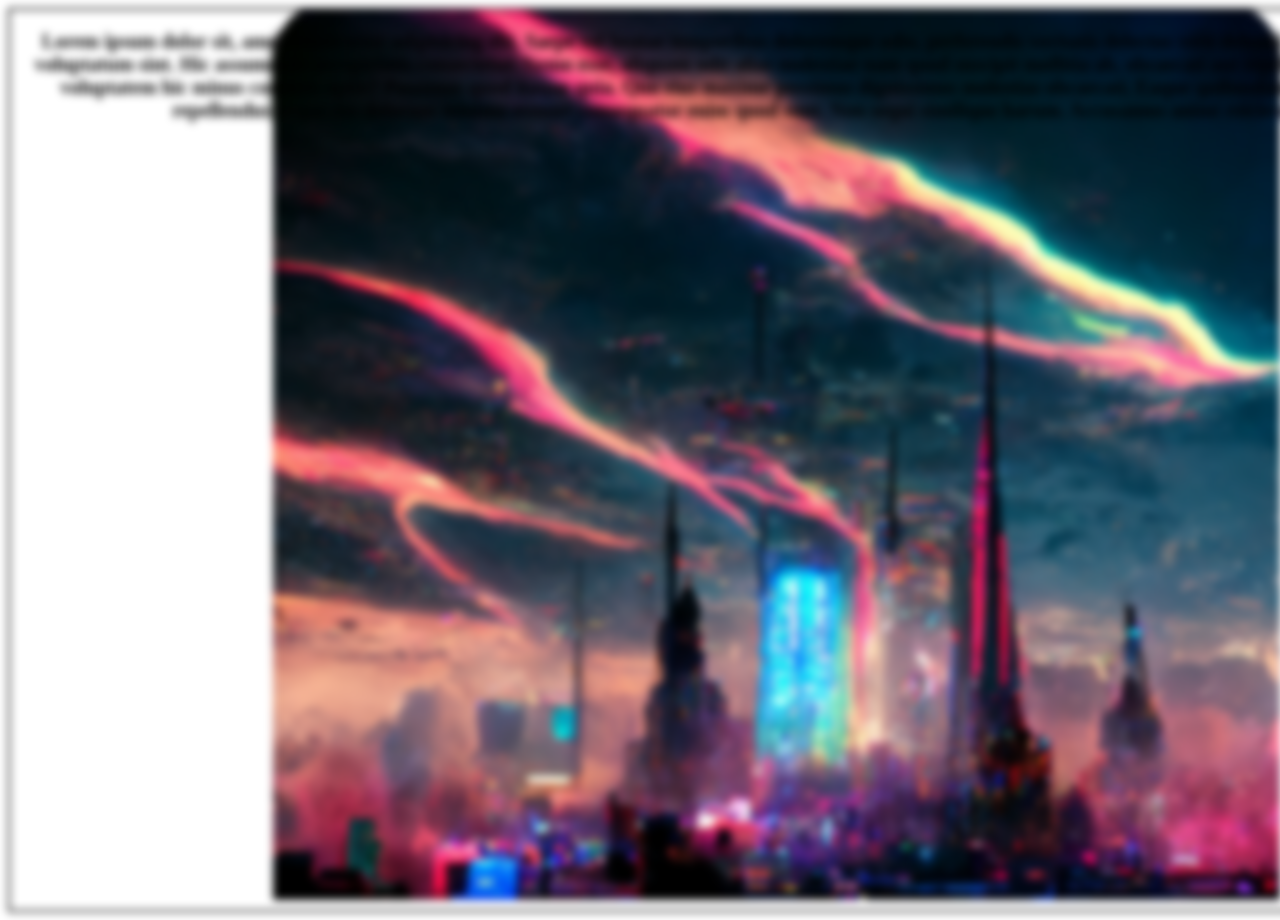
<file: index.html>
<!DOCTYPE html>
<html lang="en">
<head>
    <meta charset="UTF-8">
    <meta name="viewport" content="width=device-width, initial-scale=1.0">
    <title>Document</title>
    <link rel="stylesheet" href="style.css">
</head>
<body>
    <div class="container">
        <p>Lorem ipsum dolor sit, amet consectetur adipisicing elit. Saepe vel beatae temporibus doloremque odio, perferendis veritatis delectus vero deleniti ea, corporis rerum quisquam nulla officiis exercitationem voluptatum sint. Hic assumenda perspiciatis consectetur. Nemo esse, aliquam odit alias molestiae nam quod suscipit mollitia ab, obcaecati aut repellat eius laboriosam, officiis voluptate recusandae excepturi voluptatem hic minus corporis optio? Possimus quod itaque quia. Quo eius maxime possimus dignissimos molestias obcaecati. Eaque quibusdam fugit at eius quas iste voluptatibus, tempora doloribus, repellendus neque eos dolorum minima eveniet consequatur enim quod sunt. Non sequi similique harum. Accusamus animi reiciendis maxime doloribus voluptatum saepe in.</p>
    </div>
</body>
</html>
</file>
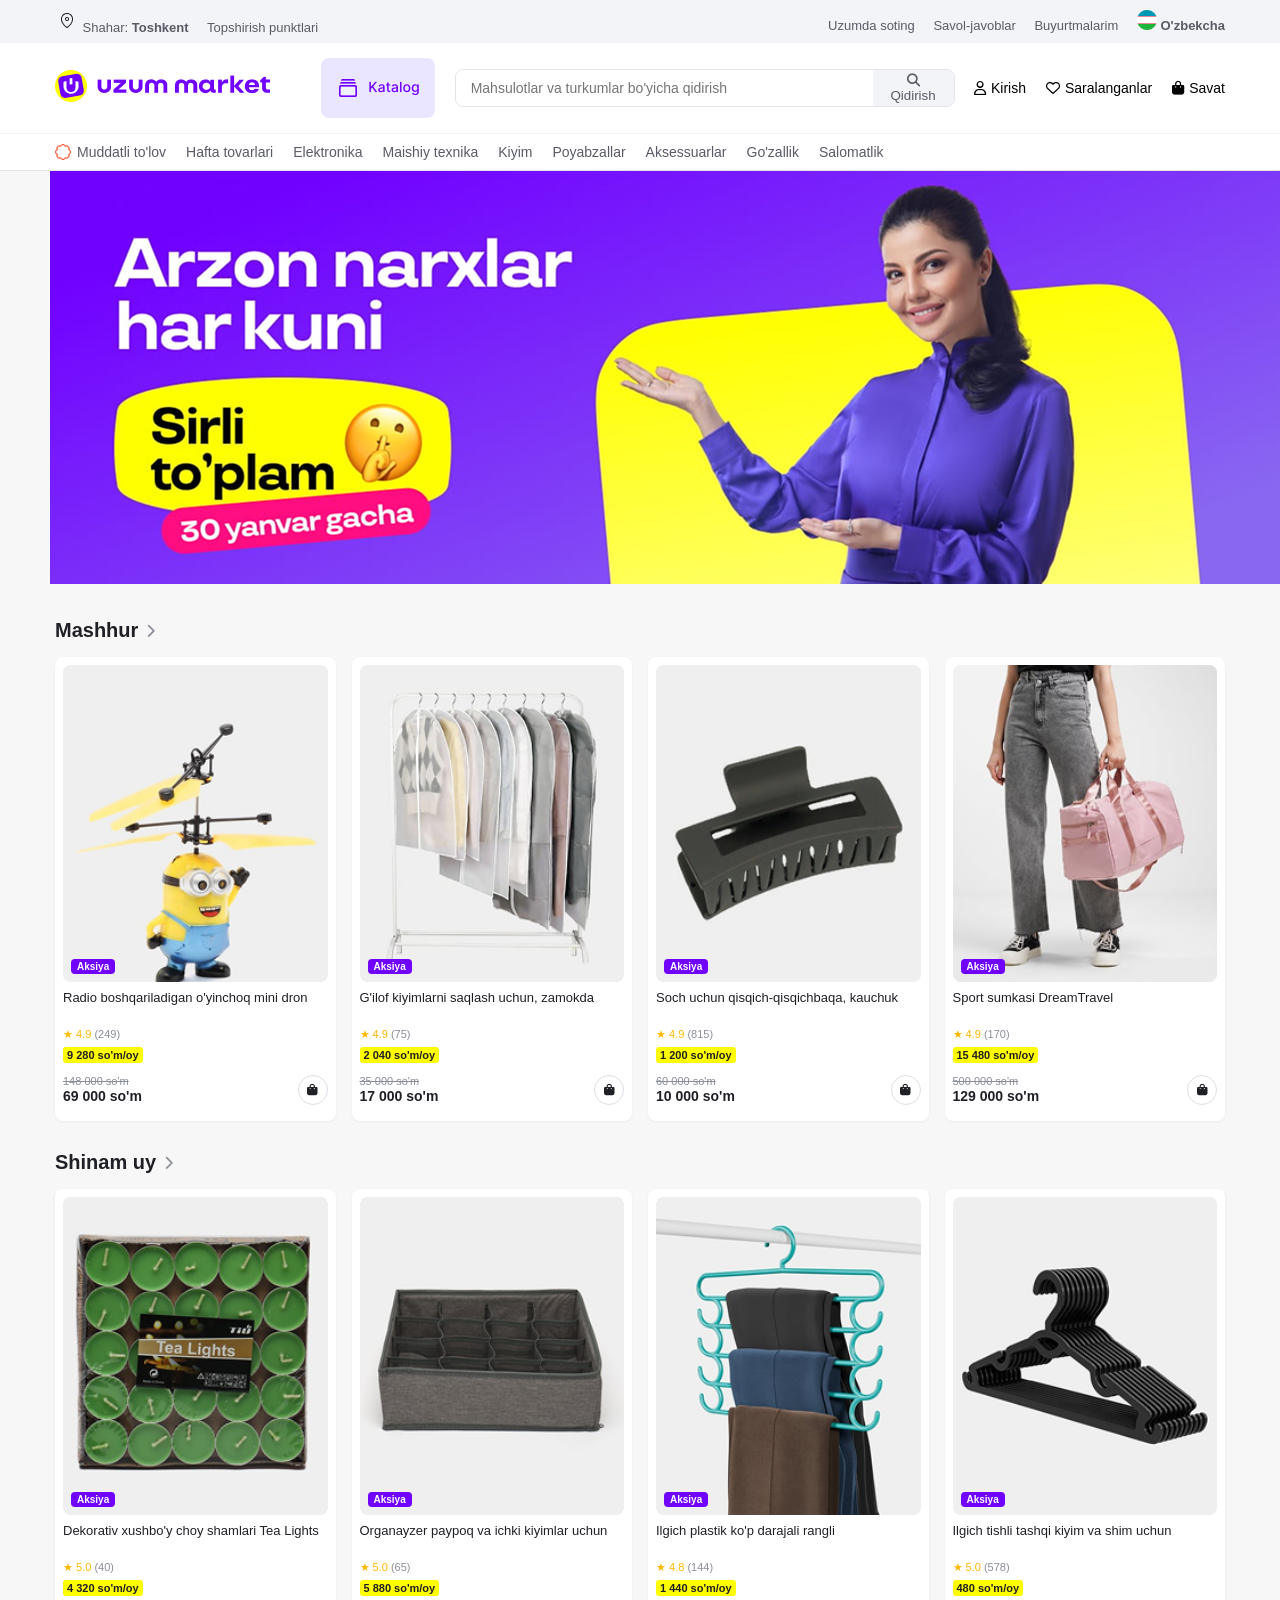
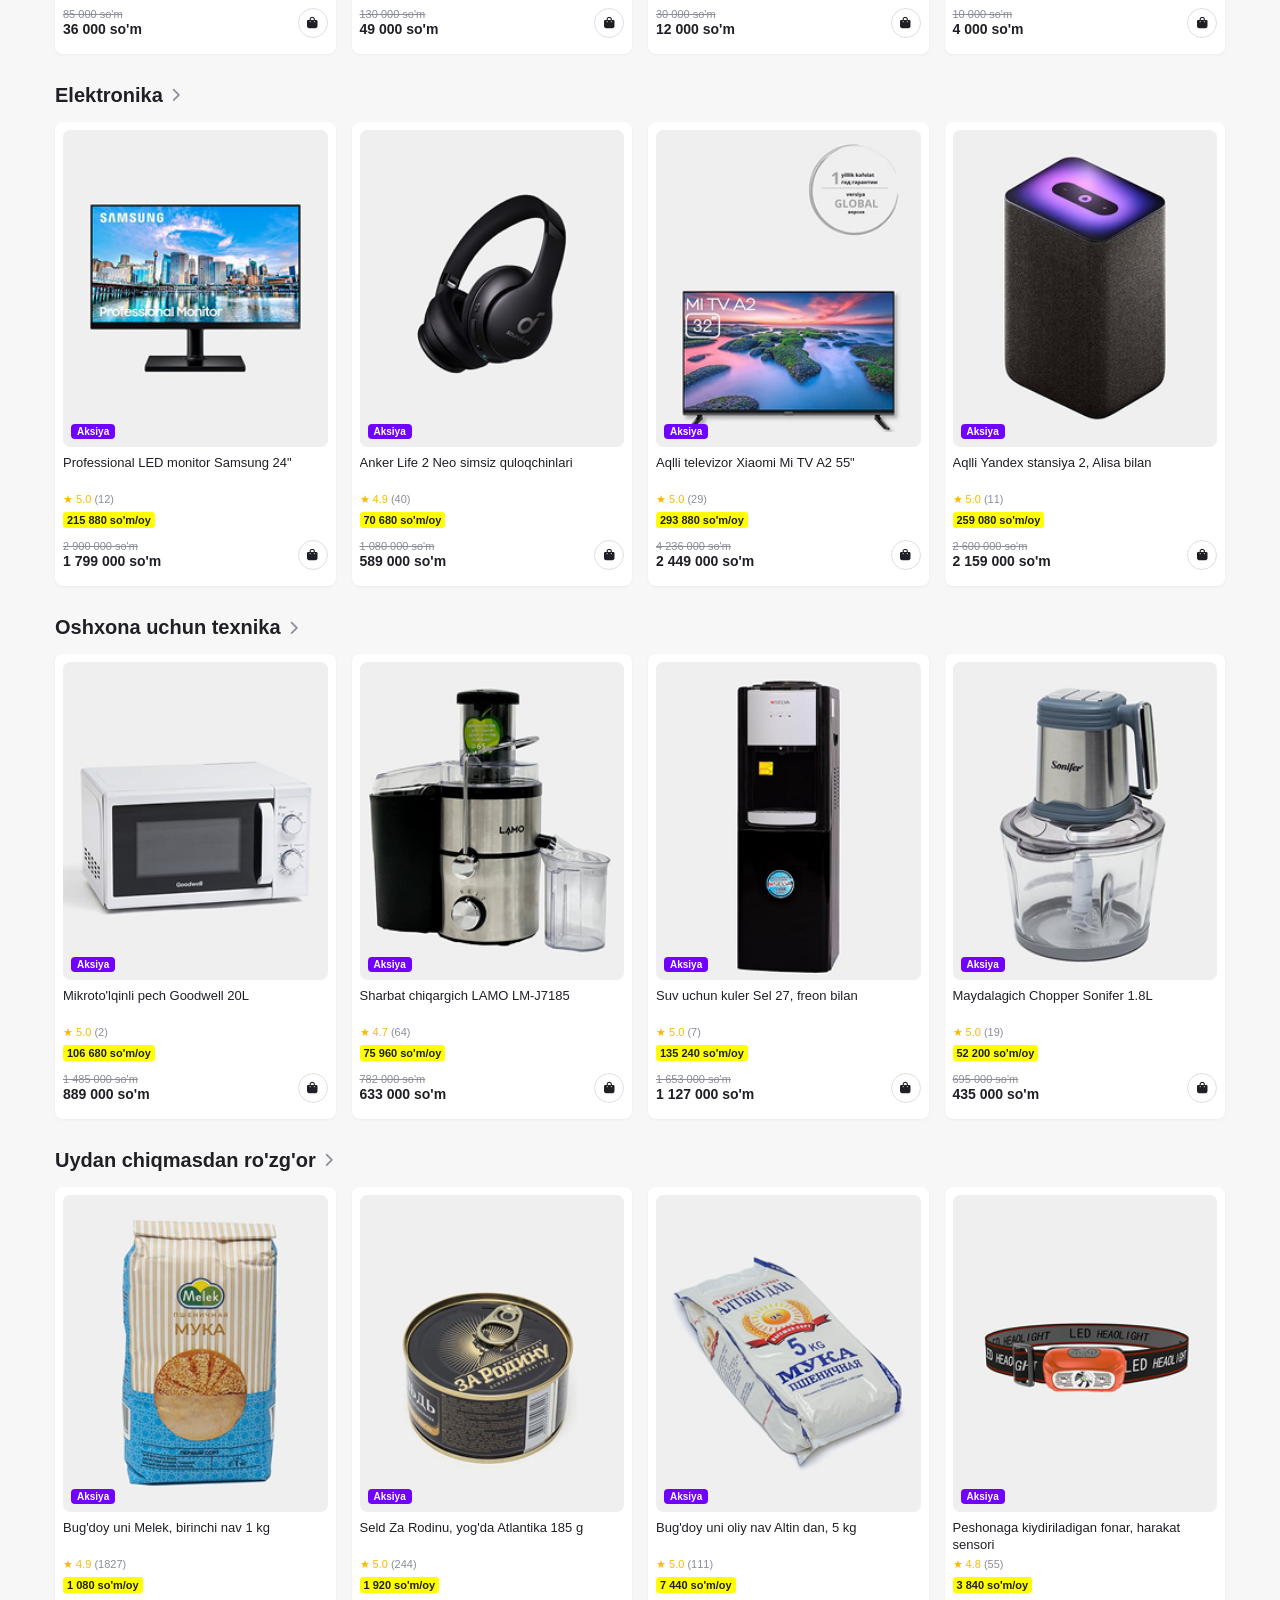
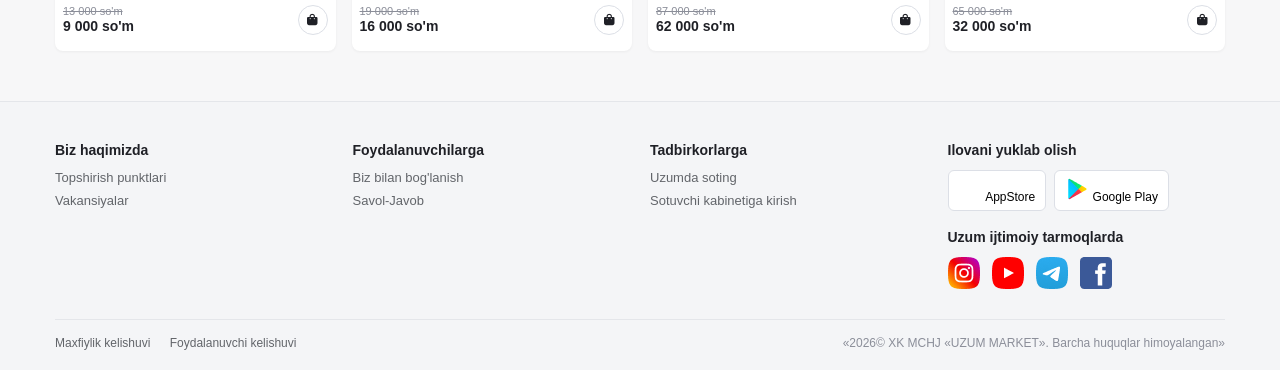
<file: practise/index.html>
<!DOCTYPE html>
<html lang="uz">
<head>
  <meta charset="UTF-8">
  <meta name="viewport" content="width=device-width, initial-scale=1.0">
  <title>Uzum Market - To'liq Katalog</title>
  <link rel="stylesheet" href="style.css">
  <link rel="stylesheet" href="https://cdnjs.cloudflare.com/ajax/libs/font-awesome/6.4.0/css/all.min.css">
</head>
<body>

  <header class="header">
    <div class="top-bar">
      <div class="container top-bar-container">
        <div class="location">
          <span> <img src="./imagess/SVG (3).png" alt="Location"> Shahar: <strong>Toshkent</strong></span>
          <span>Topshirish punktlari</span>
        </div>
        <div class="top-bar-info">
          <span>Uzumda soting</span>
          <span>Savol-javoblar</span>
          <span>Buyurtmalarim</span>
          <span class="lang">
            <img src="./imagess/SVG.png" alt="flag">  O'zbekcha
          </span>
        </div>
      </div>
    </div>

    <div class="main-header">
      <div class="container main-header-container">
        <a href="#" class="logo">
          <img src="./imagess/div.middle-header-main-logo.png" alt="Uzum Logo">
        </a>

        <button class="catalog-btn">
          <img src="./imagess/div.slot.png" alt="katalog">
        </button>

        <div class="search-box">
          <input type="text" placeholder="Mahsulotlar va turkumlar bo'yicha qidirish">
          <button class="search-btn"><i class="fa-solid fa-magnifying-glass"></i> Qidirish</button>
        </div>

        <div class="user-actions">
          <div class="action-item">
            <span class="icon"><i class="fa-regular fa-user"></i></span>
            <span>Kirish</span>
          </div>
          <div class="action-item">
            <span class="icon"><i class="fa-regular fa-heart"></i></span>
            <span>Saralanganlar</span>
          </div>
          <div class="action-item">
            <span class="icon"><i class="fa-solid fa-bag-shopping"></i></span>
            <span>Savat</span>
          </div>
        </div>
      </div>
    </div>
      <nav class="categories-nav">
      <div class="container categories-container">
        <a href="#">
          <img src="./imagess/union.png.png" alt="to'lov">
          Muddatli to'lov</a>
        <a href="#">Hafta tovarlari</a>
        <a href="#">Elektronika</a>
        <a href="#">Maishiy texnika</a>
        <a href="#">Kiyim</a>
        <a href="#">Poyabzallar</a>
        <a href="#">Aksessuarlar</a>
        <a href="#">Go'zallik</a>
        <a href="#">Salomatlik</a>
      </div>
    </nav>
    <img class="banner" src="./imagess/main_page_banner.jpg.png" alt="Main Banner">
  </header>

  <main class="container">

    <section class="section">
      <h2 class="section-title">Mashhur <i class="fa-solid fa-chevron-right"></i></h2>
      <div class="product-grid">
        <div class="product-card"><div class="card-image"><img src="./imagess/t_product_540_high.jpg.png" alt=""><span class="badge">Aksiya</span></div><div class="card-body"><p class="product-title">Radio boshqariladigan o'yinchoq mini dron</p><div class="rating"><span class="star">★ 4.9</span> (249)</div><div class="monthly-price">9 280 so'm/oy</div><div class="card-footer"><div class="price-box"><span class="old-price">148 000 so'm</span><span class="current-price">69 000 so'm</span></div><button class="cart-btn"><i class="fa-solid fa-bag-shopping"></i></button></div></div></div>
        <div class="product-card"><div class="card-image"><img src="./imagess/t_product_540_high.jpg (1).png" alt=""><span class="badge">Aksiya</span></div><div class="card-body"><p class="product-title">G'ilof kiyimlarni saqlash uchun, zamokda</p><div class="rating"><span class="star">★ 4.9</span> (75)</div><div class="monthly-price">2 040 so'm/oy</div><div class="card-footer"><div class="price-box"><span class="old-price">35 000 so'm</span><span class="current-price">17 000 so'm</span></div><button class="cart-btn"><i class="fa-solid fa-bag-shopping"></i></button></div></div></div>
        <div class="product-card"><div class="card-image"><img src="./imagess/t_product_540_high.jpg (2).png" alt=""><span class="badge">Aksiya</span></div><div class="card-body"><p class="product-title">Soch uchun qisqich-qisqichbaqa, kauchuk</p><div class="rating"><span class="star">★ 4.9</span> (815)</div><div class="monthly-price">1 200 so'm/oy</div><div class="card-footer"><div class="price-box"><span class="old-price">60 000 so'm</span><span class="current-price">10 000 so'm</span></div><button class="cart-btn"><i class="fa-solid fa-bag-shopping"></i></button></div></div></div>
        <div class="product-card"><div class="card-image"><img src="./imagess/t_product_540_high.jpg (3).png" alt=""><span class="badge">Aksiya</span></div><div class="card-body"><p class="product-title">Sport sumkasi DreamTravel</p><div class="rating"><span class="star">★ 4.9</span> (170)</div><div class="monthly-price">15 480 so'm/oy</div><div class="card-footer"><div class="price-box"><span class="old-price">500 000 so'm</span><span class="current-price">129 000 so'm</span></div><button class="cart-btn"><i class="fa-solid fa-bag-shopping"></i></button></div></div></div>
      </div>
    </section>

    
    <section class="section">
      <h2 class="section-title">Shinam uy <i class="fa-solid fa-chevron-right"></i></h2>
      <div class="product-grid">
        <div class="product-card"><div class="card-image"><img src="./imagess/t_product_540_high.jpg (4).png" alt=""><span class="badge">Aksiya</span></div><div class="card-body"><p class="product-title">Dekorativ xushbo'y choy shamlari Tea Lights</p><div class="rating"><span class="star">★ 5.0</span> (40)</div><div class="monthly-price">4 320 so'm/oy</div><div class="card-footer"><div class="price-box"><span class="old-price">85 000 so'm</span><span class="current-price">36 000 so'm</span></div><button class="cart-btn"><i class="fa-solid fa-bag-shopping"></i></button></div></div></div>
        <div class="product-card"><div class="card-image"><img src="./imagess/t_product_540_high.jpg (5).png" alt=""><span class="badge">Aksiya</span></div><div class="card-body"><p class="product-title">Organayzer paypoq va ichki kiyimlar uchun</p><div class="rating"><span class="star">★ 5.0</span> (65)</div><div class="monthly-price">5 880 so'm/oy</div><div class="card-footer"><div class="price-box"><span class="old-price">130 000 so'm</span><span class="current-price">49 000 so'm</span></div><button class="cart-btn"><i class="fa-solid fa-bag-shopping"></i></button></div></div></div>
        <div class="product-card"><div class="card-image"><img src="./imagess/t_product_540_high.jpg (6).png" alt=""><span class="badge">Aksiya</span></div><div class="card-body"><p class="product-title">Ilgich plastik ko'p darajali rangli</p><div class="rating"><span class="star">★ 4.8</span> (144)</div><div class="monthly-price">1 440 so'm/oy</div><div class="card-footer"><div class="price-box"><span class="old-price">30 000 so'm</span><span class="current-price">12 000 so'm</span></div><button class="cart-btn"><i class="fa-solid fa-bag-shopping"></i></button></div></div></div>
        <div class="product-card"><div class="card-image"><img src="./imagess/t_product_540_high.jpg (7).png" alt=""><span class="badge">Aksiya</span></div><div class="card-body"><p class="product-title">Ilgich tishli tashqi kiyim va shim uchun</p><div class="rating"><span class="star">★ 5.0</span> (578)</div><div class="monthly-price">480 so'm/oy</div><div class="card-footer"><div class="price-box"><span class="old-price">10 000 so'm</span><span class="current-price">4 000 so'm</span></div><button class="cart-btn"><i class="fa-solid fa-bag-shopping"></i></button></div></div></div>
      </div>
    </section>

    <section class="section">
      <h2 class="section-title">Elektronika <i class="fa-solid fa-chevron-right"></i></h2>
      <div class="product-grid">
        <div class="product-card"><div class="card-image"><img src="./imagess/t_product_540_high.jpg (8).png" alt=""><span class="badge">Aksiya</span></div><div class="card-body"><p class="product-title">Professional LED monitor Samsung 24"</p><div class="rating"><span class="star">★ 5.0</span> (12)</div><div class="monthly-price">215 880 so'm/oy</div><div class="card-footer"><div class="price-box"><span class="old-price">2 900 000 so'm</span><span class="current-price">1 799 000 so'm</span></div><button class="cart-btn"><i class="fa-solid fa-bag-shopping"></i></button></div></div></div>
        <div class="product-card"><div class="card-image"><img src="./imagess/t_product_540_high.jpg (9).png" alt=""><span class="badge">Aksiya</span></div><div class="card-body"><p class="product-title">Anker Life 2 Neo simsiz quloqchinlari</p><div class="rating"><span class="star">★ 4.9</span> (40)</div><div class="monthly-price">70 680 so'm/oy</div><div class="card-footer"><div class="price-box"><span class="old-price">1 080 000 so'm</span><span class="current-price">589 000 so'm</span></div><button class="cart-btn"><i class="fa-solid fa-bag-shopping"></i></button></div></div></div>
        <div class="product-card"><div class="card-image"><img src="./imagess/t_product_540_high.jpg (10).png" alt=""><span class="badge">Aksiya</span></div><div class="card-body"><p class="product-title">Aqlli televizor Xiaomi Mi TV A2 55"</p><div class="rating"><span class="star">★ 5.0</span> (29)</div><div class="monthly-price">293 880 so'm/oy</div><div class="card-footer"><div class="price-box"><span class="old-price">4 236 000 so'm</span><span class="current-price">2 449 000 so'm</span></div><button class="cart-btn"><i class="fa-solid fa-bag-shopping"></i></button></div></div></div>
        <div class="product-card"><div class="card-image"><img src="./imagess/t_product_540_high.jpg (11).png" alt=""><span class="badge">Aksiya</span></div><div class="card-body"><p class="product-title">Aqlli Yandex stansiya 2, Alisa bilan</p><div class="rating"><span class="star">★ 5.0</span> (11)</div><div class="monthly-price">259 080 so'm/oy</div><div class="card-footer"><div class="price-box"><span class="old-price">2 600 000 so'm</span><span class="current-price">2 159 000 so'm</span></div><button class="cart-btn"><i class="fa-solid fa-bag-shopping"></i></button></div></div></div>
      </div>
    </section>
    
    <section class="section">
      <h2 class="section-title">Oshxona uchun texnika <i class="fa-solid fa-chevron-right"></i></h2>
      <div class="product-grid">
        <div class="product-card"><div class="card-image"><img src="./imagess/t_product_540_high.jpg (13).png" alt=""><span class="badge">Aksiya</span></div><div class="card-body"><p class="product-title">Mikroto'lqinli pech Goodwell 20L</p><div class="rating"><span class="star">★ 5.0</span> (2)</div><div class="monthly-price">106 680 so'm/oy</div><div class="card-footer"><div class="price-box"><span class="old-price">1 485 000 so'm</span><span class="current-price">889 000 so'm</span></div><button class="cart-btn"><i class="fa-solid fa-bag-shopping"></i></button></div></div></div>
        <div class="product-card"><div class="card-image"><img src="./imagess/t_product_540_high.jpg (14).png" alt=""><span class="badge">Aksiya</span></div><div class="card-body"><p class="product-title">Sharbat chiqargich LAMO LM-J7185</p><div class="rating"><span class="star">★ 4.7</span> (64)</div><div class="monthly-price">75 960 so'm/oy</div><div class="card-footer"><div class="price-box"><span class="old-price">782 000 so'm</span><span class="current-price">633 000 so'm</span></div><button class="cart-btn"><i class="fa-solid fa-bag-shopping"></i></button></div></div></div>
        <div class="product-card"><div class="card-image"><img src="./imagess/t_product_540_high.jpg (15).png" alt=""><span class="badge">Aksiya</span></div><div class="card-body"><p class="product-title">Suv uchun kuler Sel 27, freon bilan</p><div class="rating"><span class="star">★ 5.0</span> (7)</div><div class="monthly-price">135 240 so'm/oy</div><div class="card-footer"><div class="price-box"><span class="old-price">1 653 000 so'm</span><span class="current-price">1 127 000 so'm</span></div><button class="cart-btn"><i class="fa-solid fa-bag-shopping"></i></button></div></div></div>
        <div class="product-card"><div class="card-image"><img src="./imagess/t_product_540_high.jpg (16).png" alt=""><span class="badge">Aksiya</span></div><div class="card-body"><p class="product-title">Maydalagich Chopper Sonifer 1.8L</p><div class="rating"><span class="star">★ 5.0</span> (19)</div><div class="monthly-price">52 200 so'm/oy</div><div class="card-footer"><div class="price-box"><span class="old-price">695 000 so'm</span><span class="current-price">435 000 so'm</span></div><button class="cart-btn"><i class="fa-solid fa-bag-shopping"></i></button></div></div></div>
      </div>
    </section>
    
    <section class="section">
      <h2 class="section-title">Uydan chiqmasdan ro'zg'or <i class="fa-solid fa-chevron-right"></i></h2>
      <div class="product-grid">
        <div class="product-card"><div class="card-image"><img src="./imagess/t_product_540_high.jpg (17).png" alt=""><span class="badge">Aksiya</span></div><div class="card-body"><p class="product-title">Bug'doy uni Melek, birinchi nav 1 kg</p><div class="rating"><span class="star">★ 4.9</span> (1827)</div><div class="monthly-price">1 080 so'm/oy</div><div class="card-footer"><div class="price-box"><span class="old-price">13 000 so'm</span><span class="current-price">9 000 so'm</span></div><button class="cart-btn"><i class="fa-solid fa-bag-shopping"></i></button></div></div></div>
        <div class="product-card"><div class="card-image"><img src="./imagess/t_product_540_high.jpg (18).png" alt=""><span class="badge">Aksiya</span></div><div class="card-body"><p class="product-title">Seld Za Rodinu, yog'da Atlantika 185 g</p><div class="rating"><span class="star">★ 5.0</span> (244)</div><div class="monthly-price">1 920 so'm/oy</div><div class="card-footer"><div class="price-box"><span class="old-price">19 000 so'm</span><span class="current-price">16 000 so'm</span></div><button class="cart-btn"><i class="fa-solid fa-bag-shopping"></i></button></div></div></div>
        <div class="product-card"><div class="card-image"><img src="./imagess/t_product_540_high.jpg (19).png" alt=""><span class="badge">Aksiya</span></div><div class="card-body"><p class="product-title">Bug'doy uni oliy nav Altin dan, 5 kg</p><div class="rating"><span class="star">★ 5.0</span> (111)</div><div class="monthly-price">7 440 so'm/oy</div><div class="card-footer"><div class="price-box"><span class="old-price">87 000 so'm</span><span class="current-price">62 000 so'm</span></div><button class="cart-btn"><i class="fa-solid fa-bag-shopping"></i></button></div></div></div>
        <div class="product-card"><div class="card-image"><img src="./imagess/t_product_540_high.jpg (21).png" alt=""><span class="badge">Aksiya</span></div><div class="card-body"><p class="product-title">Peshonaga kiydiriladigan fonar, harakat sensori</p><div class="rating"><span class="star">★ 4.8</span> (55)</div><div class="monthly-price">3 840 so'm/oy</div><div class="card-footer"><div class="price-box"><span class="old-price">65 000 so'm</span><span class="current-price">32 000 so'm</span></div><button class="cart-btn"><i class="fa-solid fa-bag-shopping"></i></button></div></div></div>
      </div>
    </section>

  </main>
  
  <footer class="footer">
    <div class="container">
      <div class="footer-grid">
        <div class="footer-col">
          <h4>Biz haqimizda</h4>
          <a href="#">Topshirish punktlari</a>
          <a href="#">Vakansiyalar</a>
        </div>
        <div class="footer-col">
          <h4>Foydalanuvchilarga</h4>
          <a href="#">Biz bilan bog'lanish</a>
          <a href="#">Savol-Javob</a>
        </div>
        <div class="footer-col">
          <h4>Tadbirkorlarga</h4>
          <a href="#">Uzumda soting</a>
          <a href="#">Sotuvchi kabinetiga kirish</a>
        </div>
        <div class="footer-col">
          <h4>Ilovani yuklab olish</h4>
          <div class="app-btns">
            <button> <img src="./imagess/SVG (6).png" alt=""> AppStore</button>
            <button> <img src="./imagess/SVG (5).png" alt=""> Google Play</button>
          </div>
          <h4 class="social-head">Uzum ijtimoiy tarmoqlarda</h4>
          <div class="social-icons">
            <img src="./imagess/Link → SVG.png" alt="">
            <img src="./imagess/Link → SVG (1).png" alt="">
            <img src="./imagess/Link → SVG (2).png" alt="">
            <img src="./imagess/Link → SVG (3).png" alt="">
          </div>
        </div>
      </div>
      <div class="footer-bottom">
        <div>
          <a href="#">Maxfiylik kelishuvi</a>
          <a href="#">Foydalanuvchi kelishuvi</a>
        </div>
        <p>«2026© XK MCHJ «UZUM MARKET». Barcha huquqlar himoyalangan»</p>
      </div>
    </div>
  </footer>

</body>
</html>
</file>
<file: style.css>
.container {
    width: 1800px;
    height: 900px;
    text-align: center;
    border: 2px solid black;
    background-image: url(./images/Image\ Placeholder\ \(10\).png);
    background-size: cover;
    background-size: contain;
    background-repeat: no-repeat;
    background-position: right;
    background-attachment: fixed;
    filter:blur(4px)

}

p {
    font-size: 20px;
    font-weight: 900;
    backdrop-filter: blur(4px);
}
</file>
<file: practise/style.css>
* {
  box-sizing: border-box;
  margin: 0;
  padding: 0;
  font-family: Arial, sans-serif;
}

body {
  background-color: #f7f7f8;
}

.container {
  max-width: 1200px;
  margin: 0 auto;
  padding: 0 15px;
}

.top-bar {
  background-color: #f2f4f7;
  font-size: 13px;
  color: #595b66;
  padding: 8px 0;
}

.top-bar-container {
  display: flex;
  justify-content: space-between;
  align-items: center;
}

.location span, .top-bar-info span {
  margin-right: 15px;
  cursor: pointer;
}

.top-bar-info .lang {
  margin-right: 0;
  font-weight: bold;
}

.main-header {
  background-color: #fff;
  padding: 15px 0;
}

.main-header-container {
  display: flex;
  align-items: center;
  justify-content: space-between;
  gap: 15px;
}

.logo-text {
  font-size: 24px;
  font-weight: bold;
  color: #7000ff;
  text-decoration: none;
}

.catalog-btn {
  background-color: #eae6ff;
  color: #7000ff;
  border: none;
  padding: 10px 15px;
  border-radius: 8px;
  font-weight: bold;
  cursor: pointer;
  display: flex;
  align-items: center;
  gap: 8px;
}

.search-box {
  display: flex;
  flex-grow: 1;
  max-width: 500px;
  border: 1px solid #e2e4e8;
  border-radius: 8px;
  overflow: hidden;
}

.search-box input {
  width: 100%;
  padding: 10px 15px;
  border: none;
  outline: none;
  font-size: 14px;
}

.search-btn {
  background-color: #f2f4f7;
  border: none;
  padding: 0 15px;
  cursor: pointer;
  color: #595b66;
}

.user-actions {
  display: flex;
  gap: 20px;
}

.action-item {
  display: flex;
  align-items: center;
  gap: 5px;
  cursor: pointer;
  font-size: 14px;
  color: #000;
}

.categories-nav {
  background-color: #fff;
  border-top: 1px solid #f2f4f7;
  border-bottom: 1px solid #e2e4e8;
  padding: 10px 0;
}

.categories-container {
  display: flex;
  gap: 20px;
  overflow-x: auto;
  white-space: nowrap;
}

.categories-container a {
  text-decoration: none;
  color: #595b66;
  font-size: 14px;
}
.categories-container a {
  display: inline-flex;
  align-items: center;
  gap: 6px;
  text-decoration: none;
  color: #595b66;
  font-size: 14px;
}

.categories-container a img {
  width: 16px;
  height: 16px;
  object-fit: contain;
  display: block;
}

.categories-container a:hover {
  color: #000;
}

.section {
  margin: 30px 0;
}

.section-title {
  font-size: 20px;
  font-weight: 700;
  margin-bottom: 15px;
  display: flex;
  align-items: center;
  gap: 8px;
  color: #1f2026;
}

.section-title i {
  font-size: 14px;
  color: #8b8e99;
}

.product-grid {
  display: grid;
  grid-template-columns: repeat(4, 1fr);
  gap: 16px;
}

.product-card {
  background: #fff;
  border-radius: 8px;
  display: flex;
  flex-direction: column;
  padding: 8px;
  box-shadow: 0 1px 3px rgba(0,0,0,0.05);
}

.card-image {
  position: relative;
  width: 100%;
  padding-top: 120%;
  background: #f2f4f7;
  border-radius: 8px;
  overflow: hidden;
}

.card-image img {
  position: absolute;
  top: 0;
  left: 0;
  width: 100%;
  height: 100%;
  object-fit: cover;
}

.badge {
  position: absolute;
  bottom: 8px;
  left: 8px;
  background: #7000ff;
  color: #fff;
  font-size: 10px;
  font-weight: 600;
  padding: 2px 6px;
  border-radius: 4px;
}

.card-body {
  padding: 8px 0;
  display: flex;
  flex-direction: column;
  flex: 1;
}

.product-title {
  font-size: 13px;
  color: #1f2026;
  line-height: 1.3;
  height: 34px;
  overflow: hidden;
  margin-bottom: 4px;
}

.rating {
  font-size: 11px;
  color: #8b8e99;
  margin-bottom: 6px;
}

.star {
  color: #ffb800;
}

.monthly-price {
  background: #ffff00;
  color: #1f2026;
  font-size: 11px;
  font-weight: 600;
  padding: 2px 4px;
  border-radius: 3px;
  width: fit-content;
  margin-bottom: 12px;
}

.card-footer {
  display: flex;
  justify-content: space-between;
  align-items: flex-end;
  margin-top: auto;
}

.old-price {
  font-size: 11px;
  color: #8b8e99;
  text-decoration: line-through;
  display: block;
}

.current-price {
  font-size: 14px;
  font-weight: 700;
  color: #1f2026;
}

.cart-btn {
  border: 1px solid #dcdfe6;
  background: transparent;
  border-radius: 50%;
  width: 30px;
  height: 30px;
  display: flex;
  align-items: center;
  justify-content: center;
  color: #1f2026;
  font-size: 12px;
  cursor: pointer;
}

.footer {
  background: #f4f5f7;
  padding: 40px 0 20px 0;
  border-top: 1px solid #e4e6ea;
  margin-top: 50px;
}

.footer-grid {
  display: grid;
  grid-template-columns: repeat(4, 1fr);
  gap: 20px;
  margin-bottom: 30px;
}

.footer-col {
  display: flex;
  flex-direction: column;
  gap: 8px;
}

.footer-col h4 {
  font-size: 14px;
  margin-bottom: 4px;
  color: #1f2026;
}

.footer-col a {
  text-decoration: none;
  color: #62656a;
  font-size: 13px;
}

.footer-col a:hover {
  color: #7000ff;
}

.app-btns {
  display: flex;
  gap: 8px;
}

.app-btns button {
  background: #fff;
  border: 1px solid #dcdfe6;
  padding: 6px 10px;
  border-radius: 6px;
  font-size: 12px;
  cursor: pointer;
}

.social-head {
  margin-top: 10px;
}

.social-icons {
  display: flex;
  gap: 12px;
  font-size: 18px;
  color: #62656a;
}

.footer-bottom {
  border-top: 1px solid #e4e6ea;
  padding-top: 16px;
  display: flex;
  justify-content: space-between;
  align-items: center;
  font-size: 12px;
  color: #8b8e99;
}

.footer-bottom a {
  color: #62656a;
  text-decoration: none;
  margin-right: 16px;
}
.banner {
  margin-left: 50px; 
}
</file>
